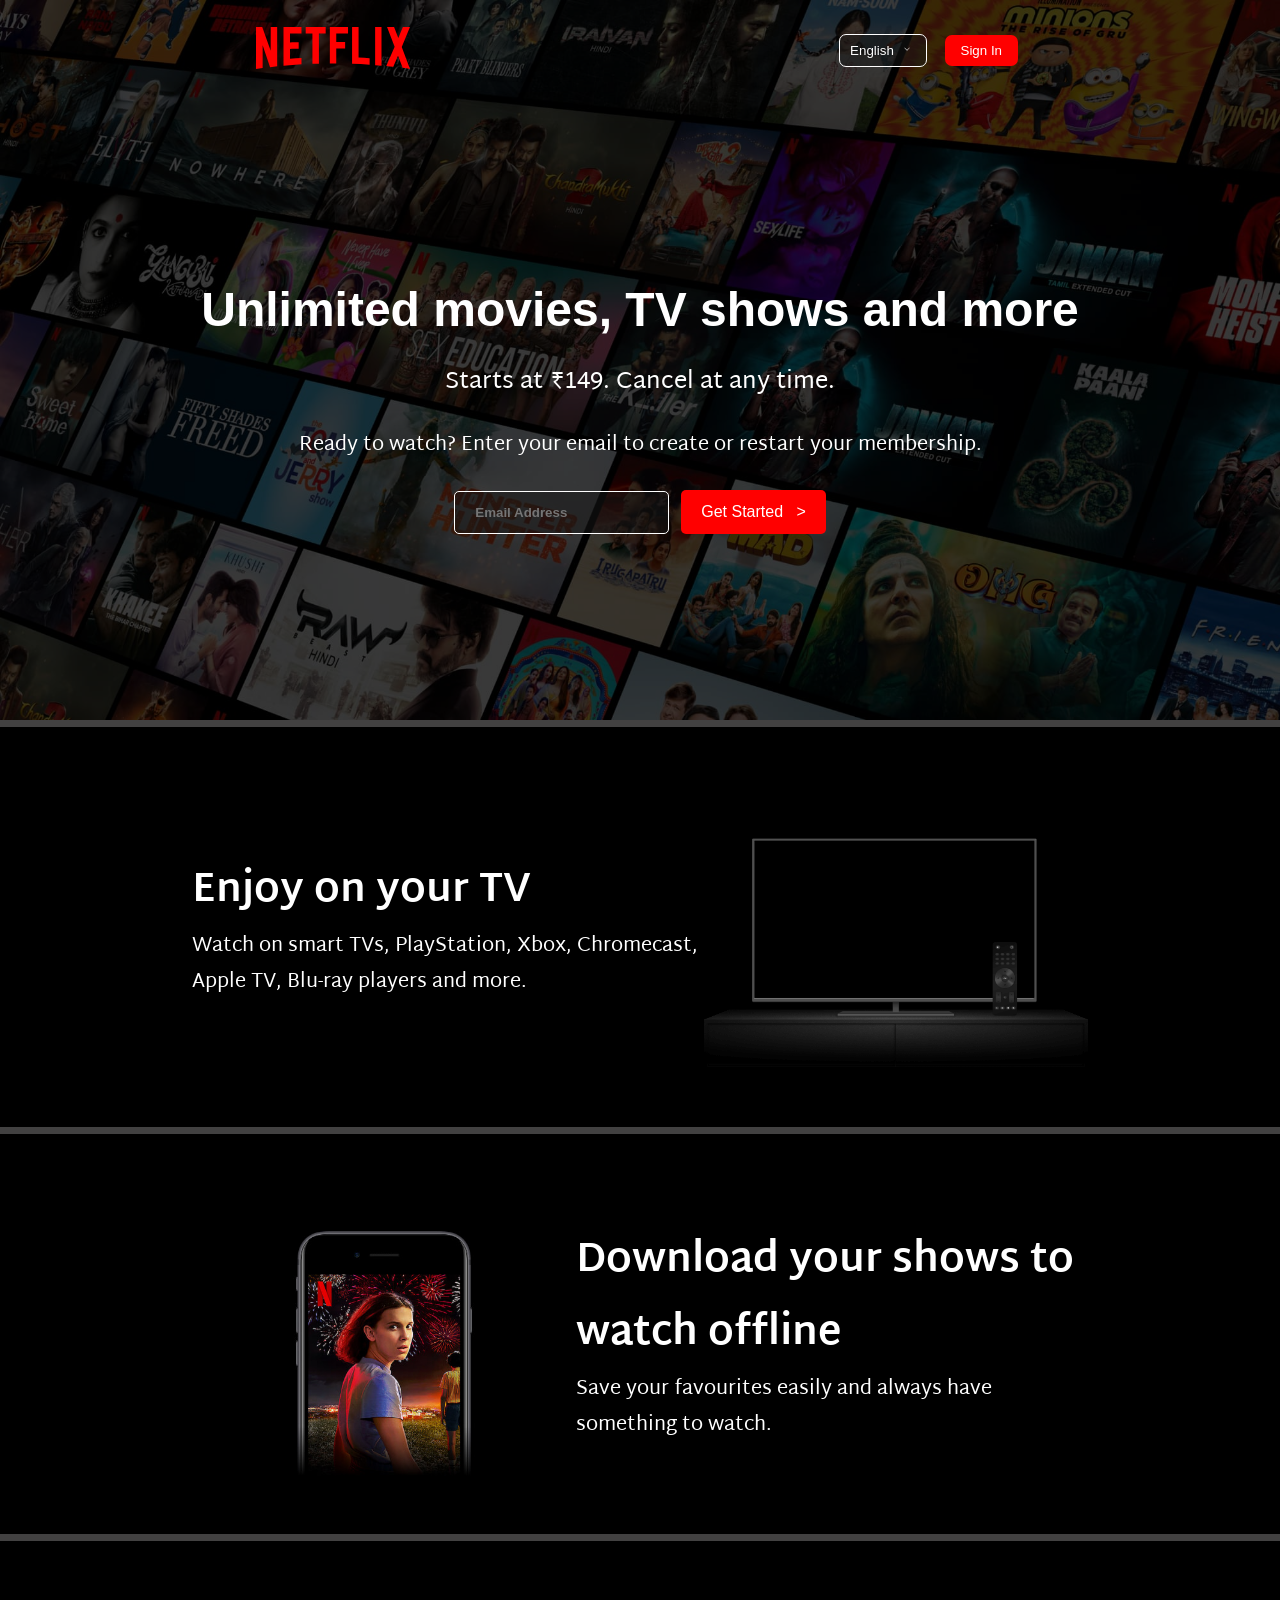
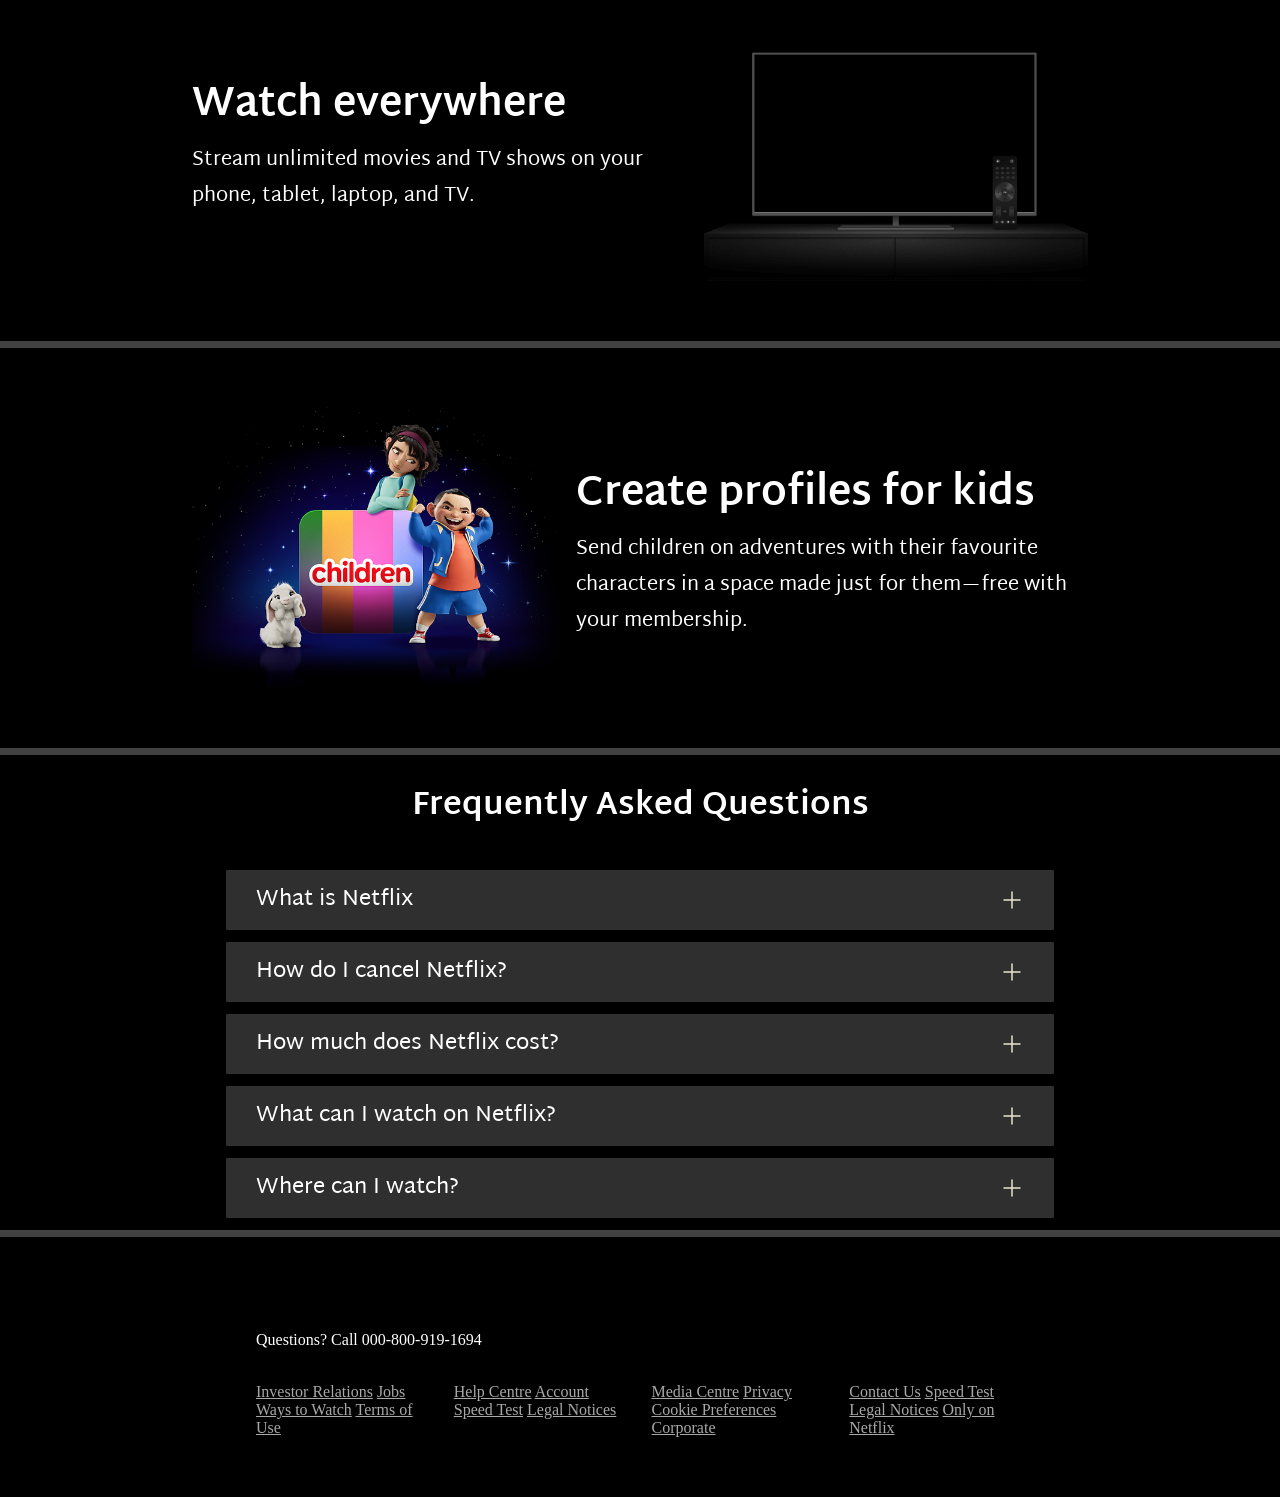
<file: index.html>
<!DOCTYPE html>
<html lang="en">

<head>
    <meta charset="UTF-8">
    <meta name="viewport" content="width=device-width, initial-scale=1.0">
    <title>Netflix India – Watch TV Shows Online, Watch Movies Online</title>
    <link rel="stylesheet" href="style.css">
    <link rel="icon" type="image/x-icon" href="/img/favicon.ico">
</head>

<body>
    <div class="main">
        <div class="nav">
            <span>
                <img width="53" src="img/logo.svg" alt="logo" class="logo">
            </span>
            <div>
                <button class="lang"> English <img width="18px" height="12px" src="img/whitedown.svg" alt=""></button>

                <button class="si" > <a href="signin.html">Sign In</a></button>
            </div>
        </div>

        <div class="hero">
            <span>Unlimited movies, TV shows and more</span>
            <span>Starts at ₹149. Cancel at any time.</span>
            <span>Ready to watch? Enter your email to create or restart your membership.</span>
            <div>
                <input class='mail' type="text" placeholder="Email Address">
                <button class="gs">Get Started &nbsp; &gt; </button>
            </div>
        </div>
        <div class="box"></div>
        <div class="sep"></div>

        <section class="sec1">
            <div class="text">
                <div>Enjoy on your TV</div>
                <div>Watch on smart TVs, PlayStation, Xbox, Chromecast, Apple TV, Blu-ray players and more.</div>
            </div>
            <div>
                <img src="img/tv.png" alt="tv">
                <video src="video/tv video.m4v " autoplay muted loop></video>
            </div>

        </section>

        <div class="sep"></div>

        <section class="sec1 sec2">

            <div>
                <img src="img/sec2img.jpg" alt="tv">

            </div>
            <div class="text">
                <div>Download your shows to watch offline</div>
                <div>Save your favourites easily and always have something to watch.</div>
            </div>
        </section>
        <div class="sep"></div>

        <section class="sec1 sec3">
            <div class="text">
                <div>Watch everywhere</div>
                <div>Stream unlimited movies and TV shows on your phone, tablet, laptop, and TV.</div>
            </div>
            <div>
                <img src="img/tv.png" alt="tv">
                <video src="video/Video 53_assets_videos_video1.m4v " autoplay muted loop></video>
            </div>

        </section>
        <div class="sep"></div>
        <section class="sec1 sec4">

            <div>
                <img src="img/sec4img.png" alt="tv">

            </div>
            <div class="text">
                <div>Create profiles for kids</div>
                <div>Send children on adventures with their favourite characters in a space made just for them—free with
                    your membership.</div>
            </div>
        </section>
        <div class="sep"></div>

        <section class="faq">
            <h3>Frequently Asked Questions</h3>
            <div class="faqbox">
                <span>What is Netflix</span>
                <svg width="24" height="24" viewBox="0 0 24 24" fill="white" xmlns="http://www.w3.org/2000/svg">
                    <path d="M12 4V20" stroke="#141B34" stroke-width="1.5" stroke-linecap="round"
                        stroke-linejoin="round" />
                    <path d="M4 12H20" stroke="#141B34" stroke-width="1.5" stroke-linecap="round"
                        stroke-linejoin="round" />
                </svg>
            </div>
            <div class="faqbox">
                <span>How do I cancel Netflix?</span>
                <svg width="24" height="24" viewBox="0 0 24 24" fill="white" xmlns="http://www.w3.org/2000/svg">
                    <path d="M12 4V20" stroke="#141B34" stroke-width="1.5" stroke-linecap="round"
                        stroke-linejoin="round" />
                    <path d="M4 12H20" stroke="#141B34" stroke-width="1.5" stroke-linecap="round"
                        stroke-linejoin="round" />
                </svg>
            </div>
            <div class="faqbox">
                <span>How much does Netflix cost?</span>
                <svg width="24" height="24" viewBox="0 0 24 24" fill="white" xmlns="http://www.w3.org/2000/svg">
                    <path d="M12 4V20" stroke="#141B34" stroke-width="1.5" stroke-linecap="round"
                        stroke-linejoin="round" />
                    <path d="M4 12H20" stroke="#141B34" stroke-width="1.5" stroke-linecap="round"
                        stroke-linejoin="round" />
                </svg>
            </div>
            <div class="faqbox">
                <span>What can I watch on Netflix?</span>
                <svg width="24" height="24" viewBox="0 0 24 24" fill="white" xmlns="http://www.w3.org/2000/svg">
                    <path d="M12 4V20" stroke="#141B34" stroke-width="1.5" stroke-linecap="round"
                        stroke-linejoin="round" />
                    <path d="M4 12H20" stroke="#141B34" stroke-width="1.5" stroke-linecap="round"
                        stroke-linejoin="round" />
                </svg>
            </div>
            <div class="faqbox">
                <span>Where can I watch?</span>
                <svg width="24" height="24" viewBox="0 0 24 24" fill="white" xmlns="http://www.w3.org/2000/svg">
                    <path d="M12 4V20" stroke="#141B34" stroke-width="1.5" stroke-linecap="round"
                        stroke-linejoin="round" />
                    <path d="M4 12H20" stroke="#141B34" stroke-width="1.5" stroke-linecap="round"
                        stroke-linejoin="round" />
                </svg>
            </div>
        </section>
        <div class="sep"></div>

        <!-- <footer>
            <div class="q">
                Questions? Call 000-800-919-1694
            </div>
            <div class="foot">
                <ul>
                    <li><a href="faq">Investor Relations</a></li>
                    <li><a href="faq">Jobs</a></li>
                    <li><a href="faq">Ways to Watch</a></li>
                    <li><a href="faq">Terms of Use</a></li>
                </ul>
                <ul>
                    <li><a href="faq">Help Centre</a></li>
                    <li><a href="faq">Account</a></li>
                    <li><a href="faq">Speed Test</a></li>
                    <li><a href="faq">Legal Notice</a></li>
                </ul>
                <ul>
                    <li><a href="faq">Media Center</a></li>
                    <li><a href="faq">Privacy</a></li>
                    <li><a href="faq">Cookie Preference</a></li>
                    <li><a href="faq">Help Centre</a></li>
                </ul>
                <ul>
                    <li><a href="faq">Contact Us</a></li>
                    <li><a href="faq">Speed Test</a></li>
                    <li><a href="faq">Account</a></li>
                    <li><a href="faq">Only on Netflix</a></li>
                </ul>
            </div>
            <div class="end">
                Netflix India
            </div>
        </footer> -->

        <footer>
            <div class="questions">
                Questions? Call 000-800-919-1694
            </div>
            <div class="footer">
                <div class="footer-item"> 
                    <a href="faq">Investor Relations</a>
                    <a href="faq">Jobs</a>
                    <a href="faq">Ways to Watch</a>
                    <a href="faq">Terms of Use</a>
                </div>
    
                <div class="footer-item"> 
                    <a href="faq">Help Centre</a>
                    <a href="faq">Account</a>
                    <a href="faq">Speed Test</a>
                    <a href="faq">Legal Notices</a>
                </div>
                <div class="footer-item">
                    <a href="faq">Media Centre</a>
                    <a href="faq">Privacy</a>
                    <a href="faq">Cookie Preferences</a> 
                    <a href="faq">Corporate</a>
                </div>
    
                <div class="footer-item">
                    <a href="faq">Contact Us</a>
                    <a href="faq">Speed Test</a> 
                    <a href="faq">Legal Notices</a> 
                    <a href="faq">Only on Netflix</a>
                </div>
            </div>
        </footer>
        
       

    </div>
    
</body>

</html>
</file>
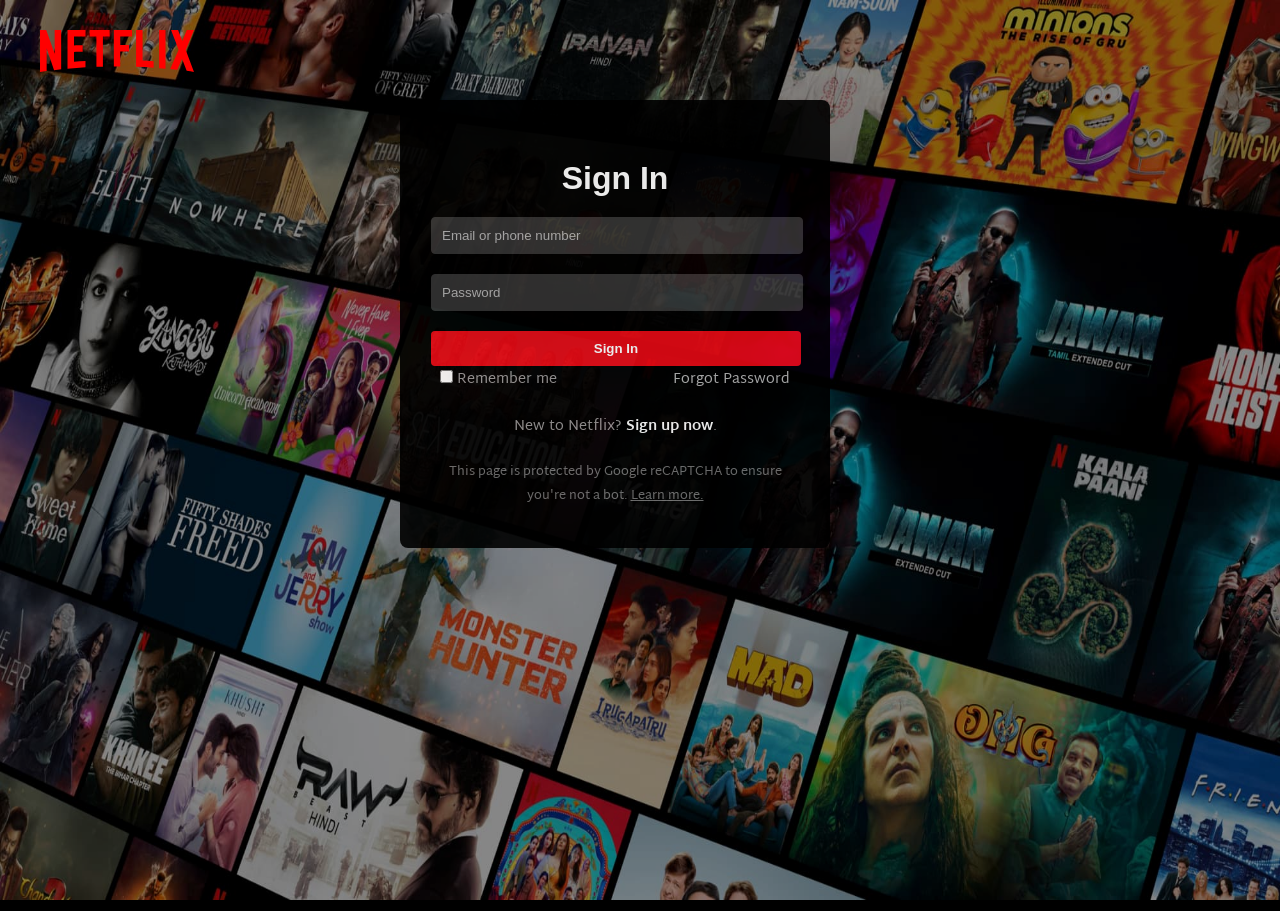
<file: signin.html>
<!DOCTYPE html>
<html lang="en">
<head>
    <meta charset="UTF-8">
    <meta name="viewport" content="width=device-width, initial-scale=1.0">
    <title>Netflix</title>
    <link rel="stylesheet" href="sistyle.css">
    <link rel="icon" type="image/x-icon" href="/img/favicon.ico">
</head>
<body>
    <div class="nav">
        <span>
            <img width="53" src="img/logo.svg" alt="logo" class="logo">
        </span>
        </div>
    <div class="main">
        <img src="/img/bg.jpg" alt="bg">
    </div>
    <div class="signin-container">
        <h1>Sign In</h1>
        <form action="/signin" method="POST">
          <div class="form-group">
            <input type="email" name="email" id="email" placeholder="Email or phone number" required>
          </div>
          <div class="form-group">
            <input type="password" name="password" id="password" placeholder="Password" required>
          </div>
          <button type="submit" class="signin-button">Sign In</button>
          <div class="helper-text">
            <div>
              <input type="checkbox" id="remember-me">
              <label for="remember-me" style="color:#989696;">Remember me</label>
            </div>
            <a href="https://www.netflix.com/in/LoginHelp">Forgot Password</a>
          </div>
        </form>
        <div class="signup-link">
          <p>New to Netflix? <a href="#">Sign up now</a>.</p>
        </div>
        <p class="disclaimer">This page is protected by Google reCAPTCHA to ensure you're not a bot. <a href="#">Learn more.</a></p>
      </div>
    
</body>
</html>
</file>
<file: style.css>
@import url('https://fonts.googleapis.com/css2?family=Martel+Sans:wght@200;300;400;600;700;800;900&family=Roboto:ital,wght@0,100;0,300;0,400;0,500;0,700;0,900;1,100;1,300;1,400;1,500;1,700;1,900&display=swap');
*{
    margin: 0;
    padding: 0;
    /* font-family: sans-serif; */
}
body{
    background-color: black;
}
.main{
    background-image: url("img/bg.jpg");
    background-position: center center;
    background-repeat: no repeat;
    background-size: max(1200px,100vw);
    height: 80vh;
    position: relative;
}
 
.main .box{
    height: 80vh;
    width: 100%;
    opacity: 0.7;    /* if i put opacity in main even the nav bar becomes dull*/
    background-color:black;
    position: absolute;
    top: 0;
} 

.main .nav{
    display: flex;
    align-items: center;
    margin: auto;
    max-width: 60vw;
    justify-content: space-between;
    height: 100px;
}

.nav .logo{
    width: 154px;
    position: relative;
    z-index:10;
}

.nav button{
    position: relative;
    z-index:10;
}

.hero{
    height: calc(100% - 100px);
    display: flex;
    align-items: center;
    justify-content: center;
    flex-direction: column;
    color: white;
    position: relative;
    z-index: 10;
    font-family: 'Martel Sans';
    gap: 23px;
    padding: 0 30px;
}


.hero> :nth-child(1) {
    font-family: 'Poppins', sans-serif;
    font-weight: bolder;
    font-size: 48px;
    text-align: center;
}

.hero> :nth-child(2) {
    font-weight: 400;
    font-size: 24px;
    text-align: center;
}

.hero> :nth-child(3) {
    font-weight: 400;
    font-size: 20px;
    text-align: center;
}

.sep{
    background-color: rgb(66, 65, 65);
    height: 7px;
}

.si {
    color: white;
    background-color: red;
    margin: 6px;
    padding: 8px 16px;
    border-radius: 7px;
    border: none;
    cursor: pointer;
}

.si a{
    color: white;
    text-decoration: none;
}

.lang{
    
    background-color: rgba(23, 23, 23, 0.5);
    color: white;
    margin: 8px;
    padding: 8px 10px;
    border: 1px solid white;
    border-radius: 7px;
}

.gs{
 
    background-color: red;
    color: white;
    margin: 4px;
    padding: 13px 20px;
    border: none;
    border-radius: 5px;
    cursor: pointer;
  
    font-size: medium;
}


.mail{
    background-color: rgba(23, 23, 23, 0.5);
    color: white;
    margin: 4px;
    padding: 13px 20px;
    border: 0.5px solid white;
    border-radius: 5px;
    font-weight:bolder;

}
.sec1{
    display: flex;
    justify-content: center;
    align-items: center;
    max-width: 70vw;
    margin: auto;
    position: relative;
    height: 400px;
}
section .text :nth-child(1){
    color: white;
    font-family: 'Martel Sans';
    font-size: 40px;
    font-weight: bolder;
}
section .text :nth-child(2){
    color: white;
    font-family: 'Martel Sans';
    font-size: 20px;
   
}

section img{
    width: 30vw;
    position: relative;
    z-index:10;
}

section video {
    position: absolute;
    width: 22vw;
    right: 52px;
    top: 114px;
}

h3{
    color: white;
    text-align: center;
    font-family: 'Martel sans';
    font-size: 32px;
 
    padding: 22px;
}

.faqbox{
    transition: all 1s ease-out;
    color: white;
    text-align: center;
    background-color: rgb(48, 47, 47);
    max-width: 60vw;
    margin: 12px auto;
    padding: 10px 30px;
    font-family: 'Martel sans';
    font-size: 22px;
    display: flex;
    justify-content: space-between;
    align-items: center;
    cursor: pointer;

}
.faqbox:hover{
    background-color: rgb(63, 60, 60);
}

.faqbox svg{
    filter: invert(1);
    
}

.q{
    max-width: 70vw;
    margin: 32px auto;
    color: rgba(255, 255, 255, 0.658);
    font-family: 'Martel sans';


}

/* .foot{
    gap:120px;
    max-width: 70vw ;
    display: flex;
    flex-direction: row;
    margin: auto;
    list-style-type: none;
    height: 120px;
    font-size: 12px;
    font-family: 'Martel sans';
} */


footer {
    color: white;
    max-width: 60vw;
    margin: auto;
    padding: 60px;
}

footer .questions {
    padding: 34px 0;
}


.footer {
    display: grid;
    grid-template-columns: 1fr 1fr 1fr 1fr;
    color: white;
    gap: 23px;
}

a{
    color: rgba(255, 255, 255, 0.658);
}

.end{
    max-width: 70vw;
    margin:10px auto; 
    padding: 30px;
    height: 50px;
    color: rgba(255, 255, 255, 0.658);
}

@media screen and   (max-width: 700px){
    
    .sec1 {
        flex-direction: column;
    }

    .footer{
        grid-template-columns: 1fr 1fr ;
    }

    h3 {
        font-size: 24px;
    }

    .faqbox {
        padding: 10px 25px;
        font-size: 12px;
    }
}
</file>
<file: sistyle.css>
@import url('https://fonts.googleapis.com/css2?family=Martel+Sans:wght@200;300;400;600;700;800;900&family=Roboto:ital,wght@0,100;0,300;0,400;0,500;0,700;0,900;1,100;1,300;1,400;1,500;1,700;1,900&display=swap');


*{
    margin: 0;
    padding: 0;
}

.main img{
    opacity: 0.7;
    background-position: center center;
    background-repeat: no repeat;
    background-size: max(1200px,100vw);
    height: 100vh;
    width: 100%;
    position: relative;
}

.nav .logo{
    width: 154px;
    position: absolute;
    z-index:10;
    margin: 30px 40px; 
}

/* styles.css */
body{
    background-color: black;
    font-family: 'Martel Sans';
}
  .signin-container {
    background-color:black;
    padding: 40px;
    width: 100%;
    max-width: 350px;
    border-radius: 8px;
    text-align: center;
    position: absolute;
    top:0px;
    z-index: 100;
    margin:100px 400px;
    opacity: 0.9;
  }
  
  h1 {
    /* margin-bottom: 20px; */
    margin: 20px;
    color: white;
    font-family: 'Franklin Gothic Medium', 'Arial Narrow', Arial, sans-serif;
  }
  
  .form-group {
    margin-bottom: 20px;
  }
  
  input[type="email"],
  input[type="password"] {
    width: 100%;
    padding: 10px;
    margin-left: -9px;
    margin-right: 100px;
    border: 1px solid #333;
    border-radius: 4px;
    background-color: #333;
    color: #fff;
  }
  
  input::placeholder {
    color: #b3b3b3;
  }
  
  button.signin-button {
    width: 370px;
    padding: 10px;
    margin-left: -9px;
    background-color: #e50914;
    border: none;
    border-radius: 4px;
    color: white;
    font-weight: bold;
    cursor: pointer;
  }
  
  button.signin-button:hover {
    background-color: #f40612;
  }
  
  .helper-text {
    display: flex;
    justify-content: space-between;
    font-size: 0.9em;
  }
  
  .helper-text a {
    color: #b3b3b3;
    text-decoration: none;
  }
  
  .helper-text a:hover {
    text-decoration: underline;
  }
  
  .signup-link {
    margin-top: 20px;
    font-size: 0.9em;
    color: #989696;
  }
  
  .signup-link a {
    color: #fff;
    text-decoration: none;
    font-weight: bold;
  }
  
  .signup-link a:hover {
    text-decoration: underline;
  }
  
  .disclaimer {
    margin-top: 20px;
    font-size: 0.8em;
    color: #737373;
  }
  
  .disclaimer a {
    color: #737373;
    text-decoration: underline;
  }
  
  .disclaimer a:hover {
    color: #fff;
  }
</file>
